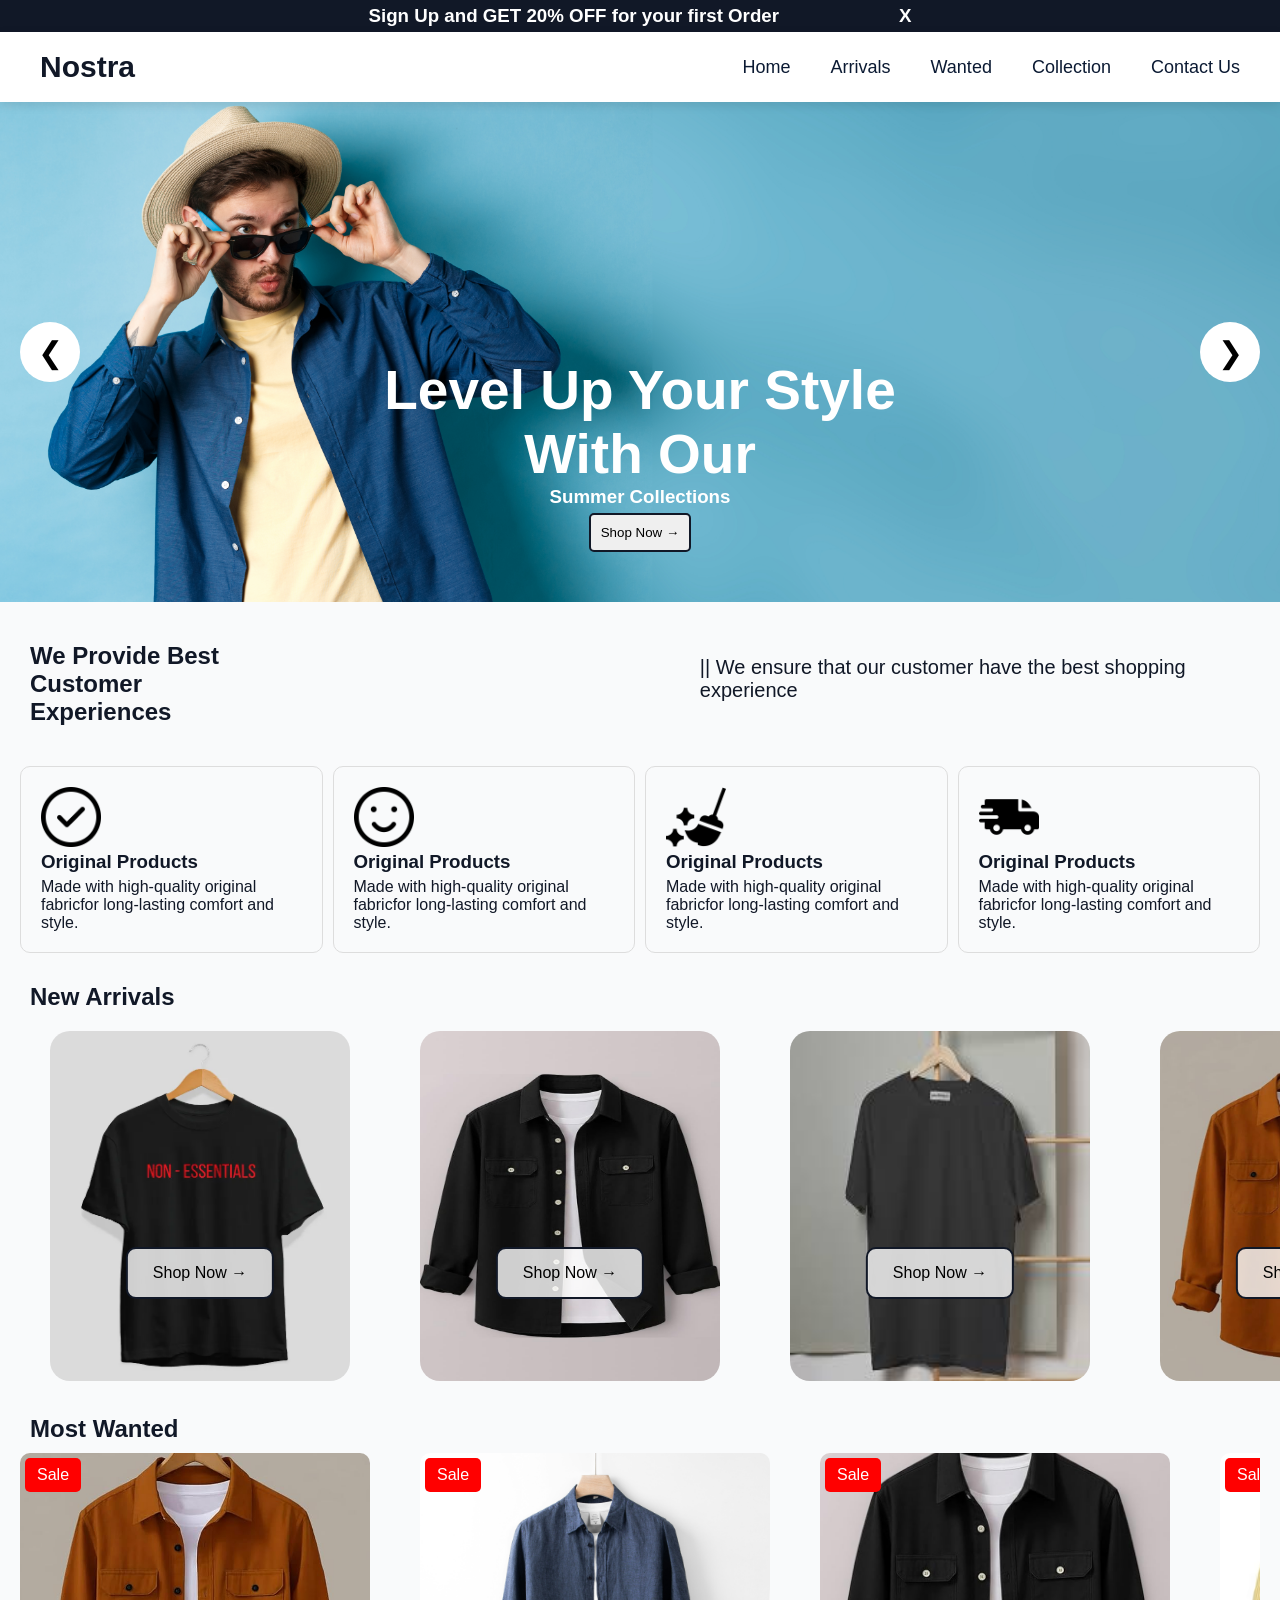
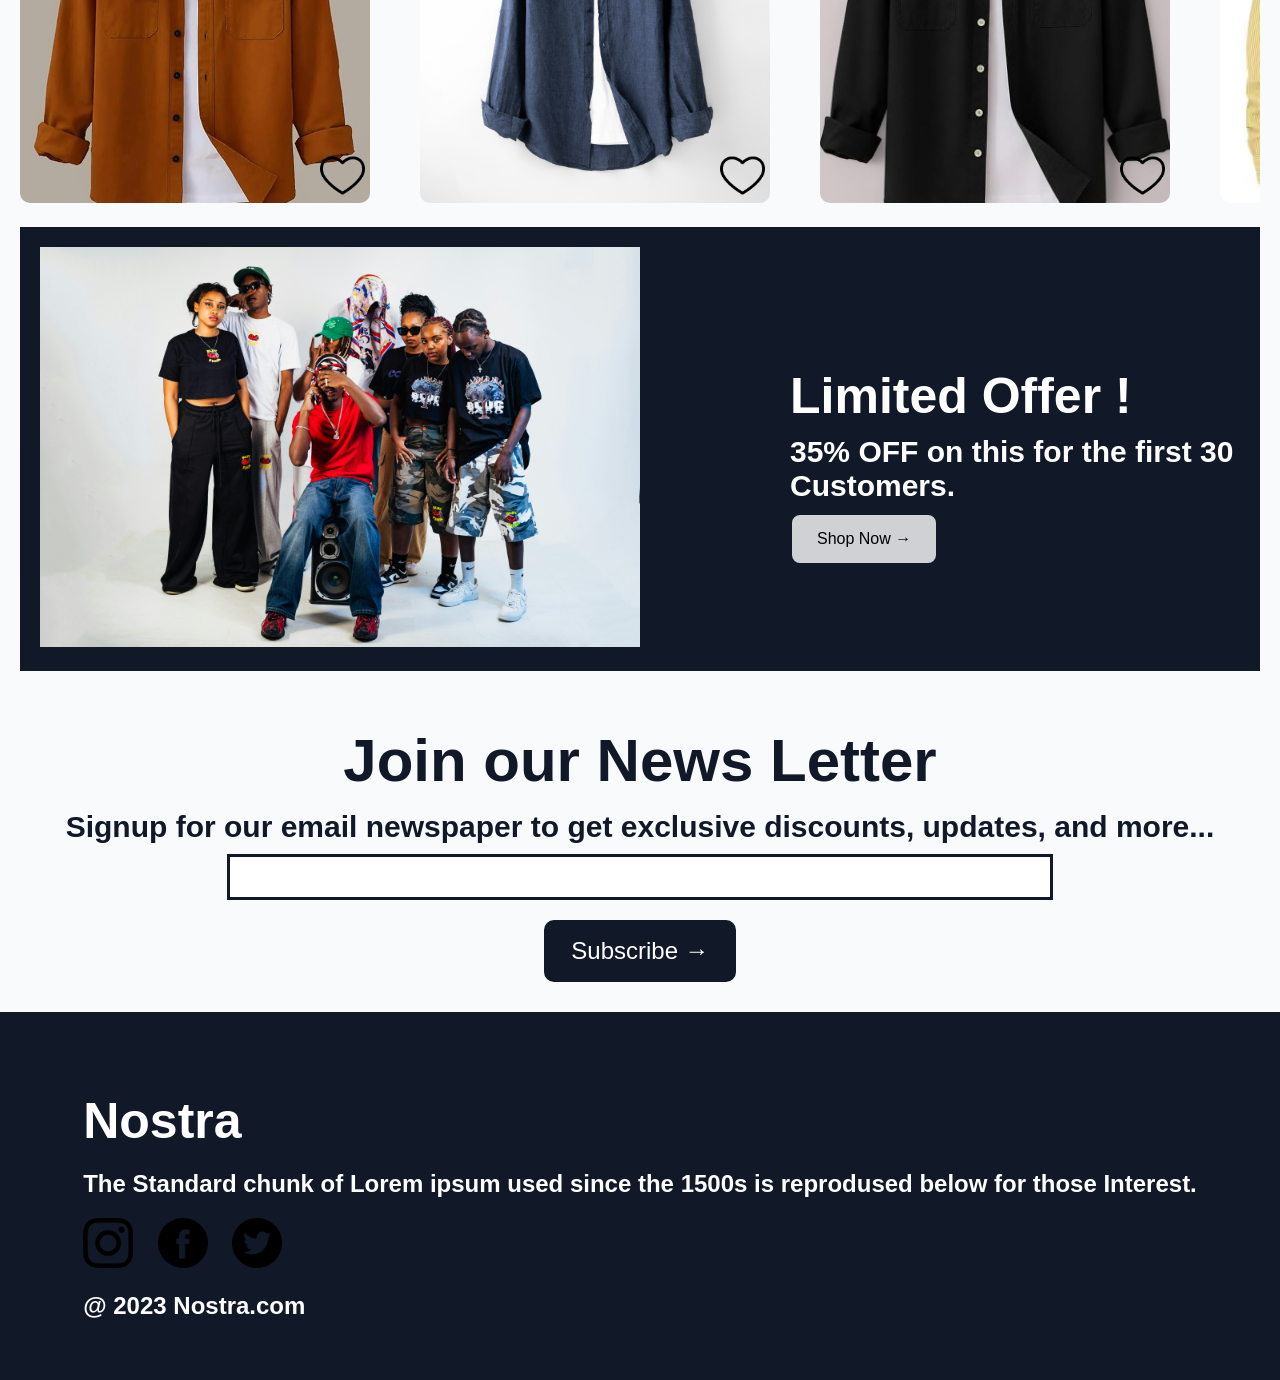
<file: index.html>
<!DOCTYPE html>
<html lang="en">

<head>
  <meta charset="UTF-8">
  <meta name="viewport" content="width=device-width, initial-scale=1.0">
  <title>Nostra</title>
  <link rel="stylesheet" href="style.css">
</head>

<body>
  <!-- Sign Up Message Section -->
  <section class="signup__msg">
    <h3>Sign Up and GET 20% OFF for your first Order </h3>
    <h3 class="close">X</h3>
  </section>

  <!-- Navbar Section -->
  <nav class="navbar__section">
    <h1>Nostra</h1>
    <div class="navbar__section-1">
      <p>
        <a href="#Home">Home</a>
      </p>
      <p>
        <a href="#Arrivals"> Arrivals</a>
      </p>
      <p>
        <a href="#Want">Wanted</a>
      </p>
      <p>
        <a href="collection.html">Collection</a>
      </p>
      <p>
        <a href="contact.html">Contact Us</a>
      </p>
    </div>
    <div class="menu-icon" onclick="showNavbar()">☰</div>
  </nav>

  <!-- 👇 THIS IS BELOW NAVBAR -->
  <div class="side-navbar" id="sideNavbar">

    <p class="close-nav" onclick="closeNavbar()">✖</p>

    <a href="index.html">Home</a>
    <a href="index.html">Arrivals</a>
    <a href="#">Wanted</a>
    <a href="collection.html">Collection</a>
    <a href="contact.html">Contact</a>

  </div>

  <!-- Banner Section -->
  <div class="slider" id="Home">

    <img class="slide" src="./image/image1.jpg">
    <img class="slide" src="./image/image2.jpg">
    <img class="slide" src="./image/image3.jpg">

    <button onclick="prev()">❮</button>
    <button onclick="next()">❯</button>

  </div>

  <!-- Banner Part-1 -->
  <div class="banner">
    <h1>Level Up Your Style With Our</h1>
    <h3>Summer Collections</h3>
    <button>Shop Now &rarr;</button>
  </div>

  <!-- Customer Experience Section -->

  <section class="customer">

    <h1>We Provide Best<br>
      Customer Experiences</h1>
    <p>|| We ensure that our customer have the best shopping experience</p>



  </section>

  <!-- Customer Box -->
  <section class="customer__box">
    <div class="box">
      <img src="./image/tick.jpg" style="height: 60px; width: 60px;" class="customer__box-image">
      <h3>Original Products</h3>
      <p>Made with high-quality original fabricfor long-lasting comfort and style.
      </p>
    </div>

    <div class="box">
      <img src="./image/smile.jpg" style="height: 60px; width: 60px;" class="customer__box-image">
      <h3>Original Products</h3>
      <p>Made with high-quality original fabricfor long-lasting comfort and style.
      </p>
    </div>

    <div class="box">
      <img src="./image/mop.jpg" style="height: 60px; width: 60px;" class="customer__box-image">
      <h3>Original Products</h3>
      <p>Made with high-quality original fabricfor long-lasting comfort and style.
      </p>
    </div>

    <div class="box">
      <img src="./image/delivery.jpg" style="height: 60px; width: 60px;" class="customer__box-image">
      <h3>Original Products</h3>
      <p>Made with high-quality original fabricfor long-lasting comfort and style.
      </p>
    </div>

  </section>


  <!-- New Arrivals Section -->

  <section class="newarrivals" id="Arrivals">
    <h1>New Arrivals</h1>
    <div class="newarrivals__section">

      <div class="arrival_container">
        <img src="./image/shirt3.jpg" class="newarrival_image">

        <div class="arrival_btn">
          <button>Shop Now &rarr;</button>
        </div>
      </div>

      <div class="arrival_container">
        <img src="./image/shirt4.jpg" class="newarrival_image">

        <div class="arrival_btn">
          <button>Shop Now &rarr;</button>
        </div>
      </div>

      <div class="arrival_container">
        <img src="./image/shirt9.jpg" class="newarrival_image">

        <div class="arrival_btn">
          <button>Shop Now &rarr;</button>
        </div>
      </div>

      <div class="arrival_container">
        <img src="./image/shirt7.jpg" class="newarrival_image">

        <div class="arrival_btn">
          <button>Shop Now &rarr;</button>
        </div>
      </div>
    </div>
  </section>

  <!-- Most Wanted Section -->

  <!-- Most Wanted Section -->
  <section class="mostwanted" id="Want">
    <h1>Most Wanted</h1>
    <div class="most_container">

      <div class="product_card">
        <img src="./image/shirt7.jpg" class="most_image">

        <div class="sale_btn">
          <button>Sale</button>
        </div>

        <div class="heart">
          <img src="./image/heart.jpg" class="heart_image">
        </div>
      </div>

      <div class="product_card">
        <img src="./image/shirt1.jpg" class="most_image">

        <div class="sale_btn">
          <button>Sale</button>
        </div>

        <div class="heart">
          <img src="./image/heart.jpg" class="heart_image">
        </div>
      </div>

      <div class="product_card">
        <img src="./image/shirt4.jpg" class="most_image">

        <div class="sale_btn">
          <button>Sale</button>
        </div>

        <div class="heart">
          <img src="./image/heart.jpg" class="heart_image">
        </div>
      </div>

      <div class="product_card">
        <img src="./image/shirt5.jpg" class="most_image">

        <div class="sale_btn">
          <button>Sale</button>
        </div>

        <div class="heart">
          <img src="./image/heart.jpg" class="heart_image">
        </div>
      </div>


      <div class="product_card">
        <img src="./image/shirt7.jpg" class="most_image">

        <div class="sale_btn">
          <button>Sale</button>
        </div>

        <div class="heart">
          <img src="./image/heart.jpg" class="heart_image">
        </div>
      </div>

      <div class="product_card">
        <img src="./image/shirt9.jpg" class="most_image">

        <div class="sale_btn">
          <button>Sale</button>
        </div>

        <div class="heart">
          <img src="./image/heart.jpg" class="heart_image">
        </div>
      </div>


      <div class="product_card">
        <img src="./image/shirt7.jpg" class="most_image">

        <div class="sale_btn">
          <button>Sale</button>
        </div>

        <div class="heart">
          <img src="./image/heart.jpg" class="heart_image">
        </div>
      </div>



      <div class="product_card">
        <img src="./image/shirt2.jpg" class="most_image">

        <div class="sale_btn">
          <button>Sale</button>
        </div>

        <div class="heart">
          <img src="./image/heart.jpg" class="heart_image">
        </div>
      </div>

    </div>

  </section>


  <!-- Offer Section -->

  <section class="offer-section">
    <div class="offer-section-image">
      <img src="./image/offer-fashion-image.jpg">

    </div>
    <div class="offer-section-btn">
      <h1>Limited Offer !</h1>
      <h3>35% OFF on this for the first 30 Customers.</h3>

      <button>Shop Now &rarr;</button>
    </div>

  </section>
  <!-- News Letter Section -->
  <section class="newsletter">
    <div class="newsletter-part">
      <h1>Join our News Letter</h1>
      <h3>Signup for our email newspaper to get exclusive discounts, updates, and more...</h3>
      <input type="text"><br>
      <button>Subscribe &rarr;</button>
    </div>
  </section>


  <!-- Footer Section -->


  <section class="footer">
    <section class="foot">
      <h1>Nostra</h1>
      <h2>The Standard chunk of Lorem ipsum used since the 1500s is reprodused below for those Interest.</h2>
      <img src="./image/insta.png">
      <img src="./image/fb.jpg">
      <img src="./image/twitter.jpg">
      <h2>@ 2023 Nostra.com</h2>
    </section>
  </section>







  <!-- Javascript -->



  <script>




    // Sign Up Close button
    let closeBtn = document.querySelector(".close")
    let signupMsg = document.querySelector(".signup__msg")

    closeBtn.addEventListener("click", function () {
      signupMsg.style.display = "none"
    })

    //News letter Section
    let subscribeBtn = document.querySelector(".newsletter button")

    subscribeBtn.addEventListener("click", function () {
      alert("Thank you for subscribing to our newsletter!")
    })

    //Heat Color change

    let hearts = document.querySelectorAll(".heart_image")

    hearts.forEach(function (heart) {
      heart.addEventListener("click", function () {
        heart.style.filter = "invert(27%) sepia(93%) saturate(7476%) hue-rotate(353deg)"
      })
    })


    //Show slide
    let index = 0;
    let slides = document.querySelectorAll(".slide");

    function showSlide() {
      slides.forEach(slide => slide.style.display = "none");
      slides[index].style.display = "block";
    }

    function next() {
      index++;
      if (index >= slides.length) {
        index = 0;
      }
      showSlide();
    }

    function prev() {
      index--;
      if (index < 0) {
        index = slides.length - 1;
      }
      showSlide();
    }

    showSlide();

    function showNavbar() {
      document.getElementById("sideNavbar").style.left = "0"
    }

    function closeNavbar() {
      document.getElementById("sideNavbar").style.left = "-100%"
    }



  </script>




</body>

</html>
</file>
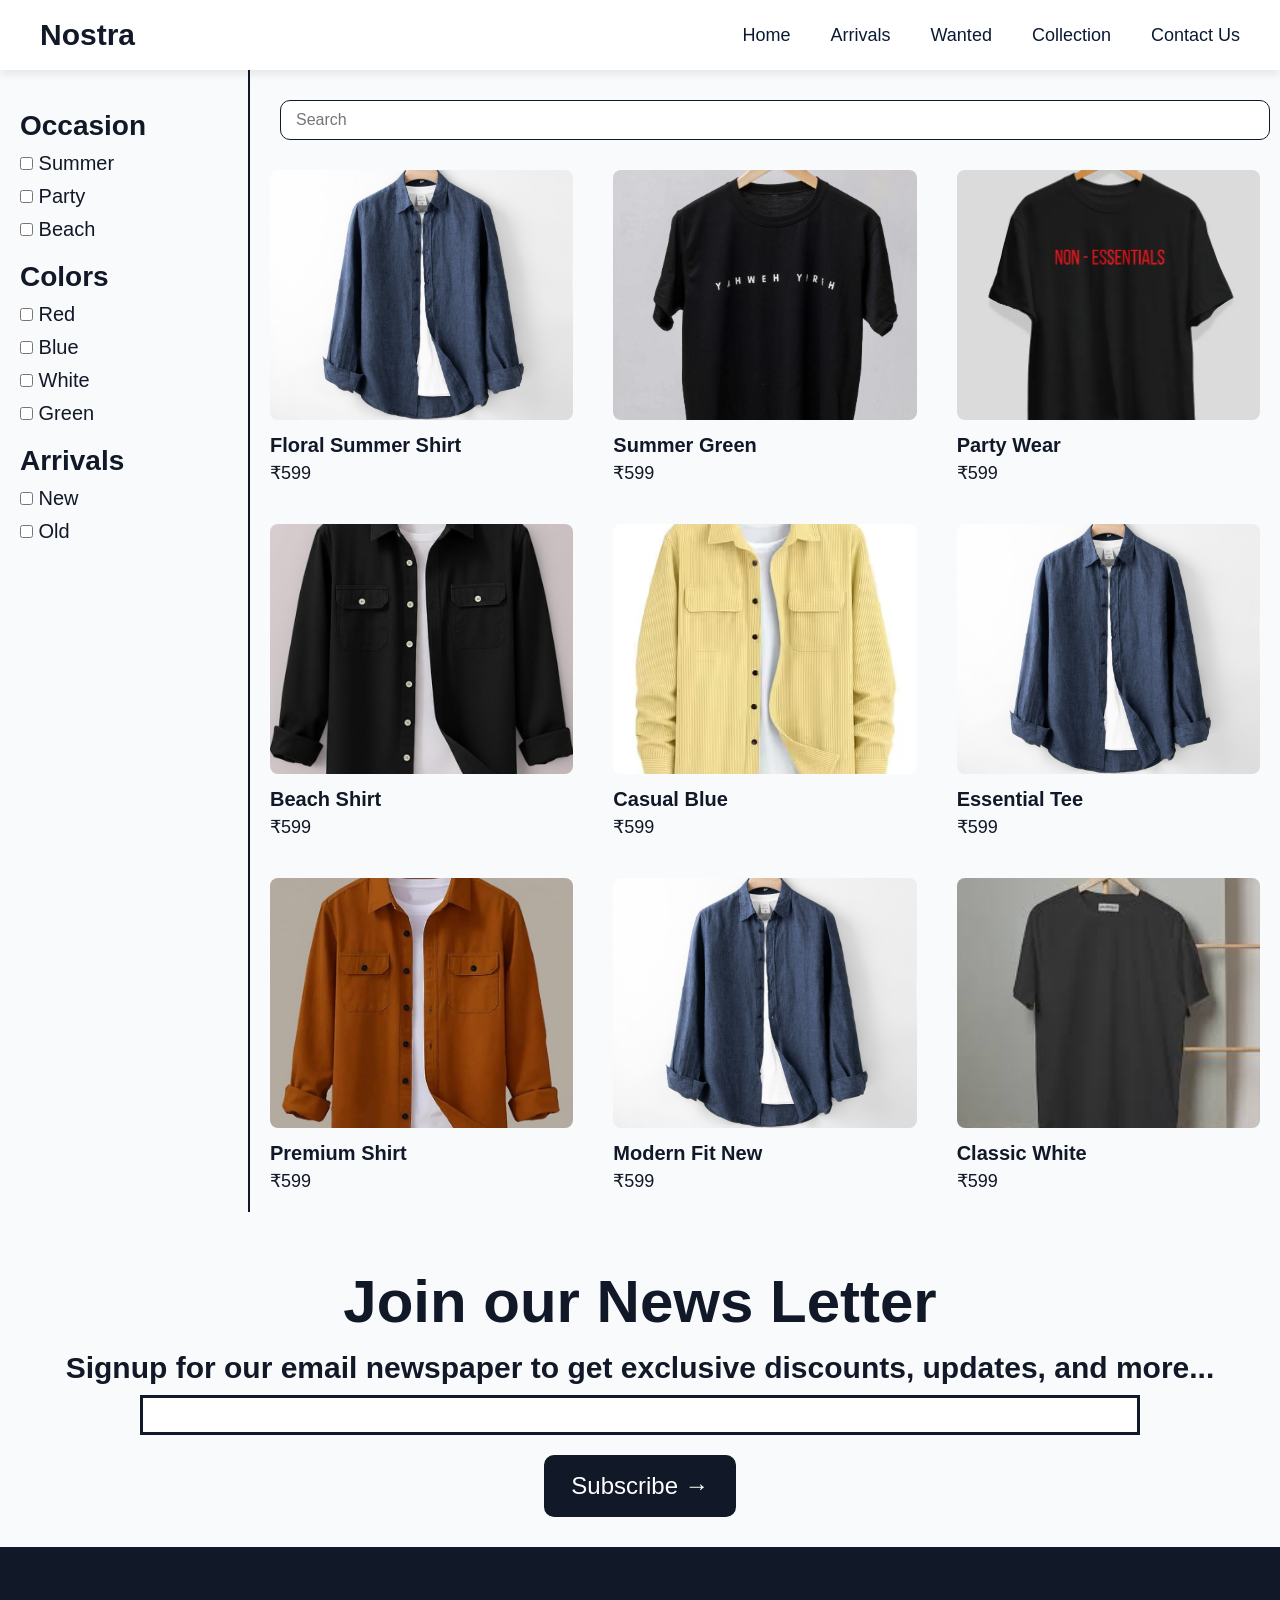
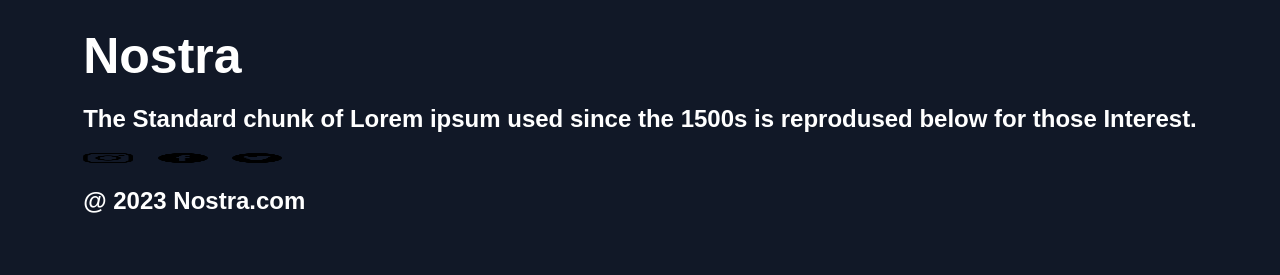
<file: collection.html>
<!DOCTYPE html>
<html lang="en">

<head>
    <meta charset="UTF-8">
    <meta name="viewport" content="width=device-width, initial-scale=1.0">
    <title>Collections</title>
    <link rel="stylesheet" href="style.css">
    <style>
        * {
            margin: 0;
            padding: 0;
            box-sizing: border-box;
            font-family: Poppins, sans-serif;
        }

        /* MAIN LAYOUT */

        .collection-container {
            display: flex;
        }

        /* LEFT FILTER */

        .filter {
            width: 250px;
            padding: 20px;
            border-right: 2px solid #111827;
        }

        .filter h2 {
            margin-top: 20px;
            margin-bottom: 10px;
            font-size: 28px;
        }

        .filter label {
            display: block;
            font-size: 20px;
            margin-bottom: 10px;
            cursor: pointer;
        }

        /* RIGHT SECTION */

        .products {
            flex: 1;
            padding: 20px;
        }

        /* SEARCH BAR */

        .searchbar input {
            width: 100%;
            height: 40px;
            border-radius: 10px;
            border: 1px solid #111827;
            padding-left: 15px;
            margin-bottom: 30px;
            font-size: 16px;
        }

        /* PRODUCT GRID */

        .product-grid {
            display: grid;
            grid-template-columns: repeat(3, 1fr);
            gap: 40px;
        }

        .product {
            cursor: pointer;
            transition: 0.3s;
        }

        .product:hover {
            transform: scale(1.05);
        }

        .product img {
            width: 100%;
            height: 250px;
            object-fit: cover;
            border-radius: 8px;
        }

        .product h3 {
            margin-top: 10px;
            font-size: 20px;
        }

        .product p {
            margin-top: 5px;
            font-size: 18px;
        }
    </style>
</head>

<body>
    <!-- Navbar Section -->
    <nav class="navbar__section">
        <h1>Nostra</h1>
        <div class="navbar__section-1">
            <p>
                <a href="index.html">Home</a>
            </p>
            <p>
                <a href="index.html">Arrivals</a>
            </p>
            <p>
                <a href="index.html">Wanted</a>
            </p>
            <p>
                <a href="collection.html">Collection</a>
            </p>


            <p>
                <a href="contact.html">Contact Us</a>
            </p>
        </div>
    </nav>

    <div class="collection-container">

        <!-- FILTER SECTION -->

        <div class="filter">

            <h2>Occasion</h2>
            <label><input type="checkbox" value="summer"> Summer</label>
            <label><input type="checkbox" value="party"> Party</label>
            <label><input type="checkbox" value="beach"> Beach</label>

            <h2>Colors</h2>
            <label><input type="checkbox" value="red"> Red</label>
            <label><input type="checkbox" value="blue"> Blue</label>
            <label><input type="checkbox" value="white"> White</label>
            <label><input type="checkbox" value="green"> Green</label>

            <h2>Arrivals</h2>
            <label><input type="checkbox" value="new"> New</label>
            <label><input type="checkbox" value="old"> Old</label>

        </div>


        <!-- PRODUCT SECTION -->

        <div class="products">

            <div class="searchbar">
                <input type="text" id="search" placeholder="Search">
            </div>

            <div class="product-grid">

                <div class="product summer blue new">
                    <img src="image/shirt1.jpg">
                    <h3>Floral Summer Shirt</h3>
                    <p>₹599</p>
                </div>

                <div class="product summer green new">
                    <img src="image/shirt2.jpg">
                    <h3>Summer Green</h3>
                    <p>₹599</p>
                </div>

                <div class="product party black new">
                    <img src="image/shirt3.jpg">
                    <h3>Party Wear</h3>
                    <p>₹599</p>
                </div>

                <div class="product beach white old">
                    <img src="image/shirt4.jpg">
                    <h3>Beach Shirt</h3>
                    <p>₹599</p>
                </div>

                <div class="product summer blue old">
                    <img src="image/shirt5.jpg">
                    <h3>Casual Blue</h3>
                    <p>₹599</p>
                </div>

                <div class="product party red new">
                    <img src="image/shirt1.jpg">
                    <h3>Essential Tee</h3>
                    <p>₹599</p>
                </div>

                <div class="product beach green old">
                    <img src="image/shirt7.jpg">
                    <h3>Premium Shirt</h3>
                    <p>₹599</p>
                </div>

                <div class="product party black new">
                    <img src="image/shirt1.jpg">
                    <h3>Modern Fit New</h3>
                    <p>₹599</p>
                </div>

                <div class="product summer white new">
                    <img src="image/shirt9.jpg">
                    <h3>Classic White</h3>
                    <p>₹599</p>
                </div>

            </div>

        </div>

    </div>


    <script>

        /* SEARCH FUNCTION */

        let searchInput = document.getElementById("search")
        let products = document.querySelectorAll(".product")

        searchInput.addEventListener("keyup", function () {

            let value = searchInput.value.toLowerCase()

            products.forEach(function (product) {

                let name = product.querySelector("h3").textContent.toLowerCase()

                if (name.includes(value)) {
                    product.style.display = "block"
                }
                else {
                    product.style.display = "none"
                }

            })

        })


        /* CHECKBOX FILTER */

        let checkboxes = document.querySelectorAll(".filter input")

        checkboxes.forEach(function (box) {

            box.addEventListener("change", filterProducts)

        })

        function filterProducts() {

            let selected = []

            checkboxes.forEach(function (box) {

                if (box.checked) {
                    selected.push(box.value)
                }

            })

            products.forEach(function (product) {

                if (selected.length === 0) {
                    product.style.display = "block"
                }

                else {

                    let match = selected.some(function (cat) {

                        return product.classList.contains(cat)

                    })

                    if (match) {
                        product.style.display = "block"
                    }

                    else {
                        product.style.display = "none"
                    }

                }

            })

        }

    </script>

</body>

</html>

<!-- News Letter Section -->
<section class="newsletter1">
    <div class="newsletter-part">
        <h1>Join our News Letter</h1>
        <h3>Signup for our email newspaper to get exclusive discounts, updates, and more...</h3>
        <input type="text"><br>
        <button>Subscribe &rarr;</button>
    </div>
</section>


<!-- Footer Section -->


<section class="footer">
    <section class="foot">
        <h1>Nostra</h1>
        <h2>The Standard chunk of Lorem ipsum used since the 1500s is reprodused below for those Interest.</h2>
        <img src="./image/insta.png">
        <img src="./image/fb.jpg">
        <img src="./image/twitter.jpg">
        <h2>@ 2023 Nostra.com</h2>



    </section>








</section>
<script>
    //Checkbox enable

    let checkboxes = document.querySelectorAll(".occasion input")
    let products = document.querySelectorAll(".card-section")

    checkboxes.forEach(function (box) {
        box.addEventListener("change", filterProducts)
    })

    function filterProducts() {

        let selected = []

        checkboxes.forEach(function (box) {
            if (box.checked) {
                selected.push(box.value)
            }
        })

        products.forEach(function (product) {

            if (selected.length === 0) {
                product.style.display = "block"
            }
            else {
                let match = selected.some(function (cat) {
                    return product.classList.contains(cat)
                })

                if (match) {
                    product.style.display = "block"
                } else {
                    product.style.display = "none"
                }
            }

        })
    }


</script>




</body>

</html>
</file>
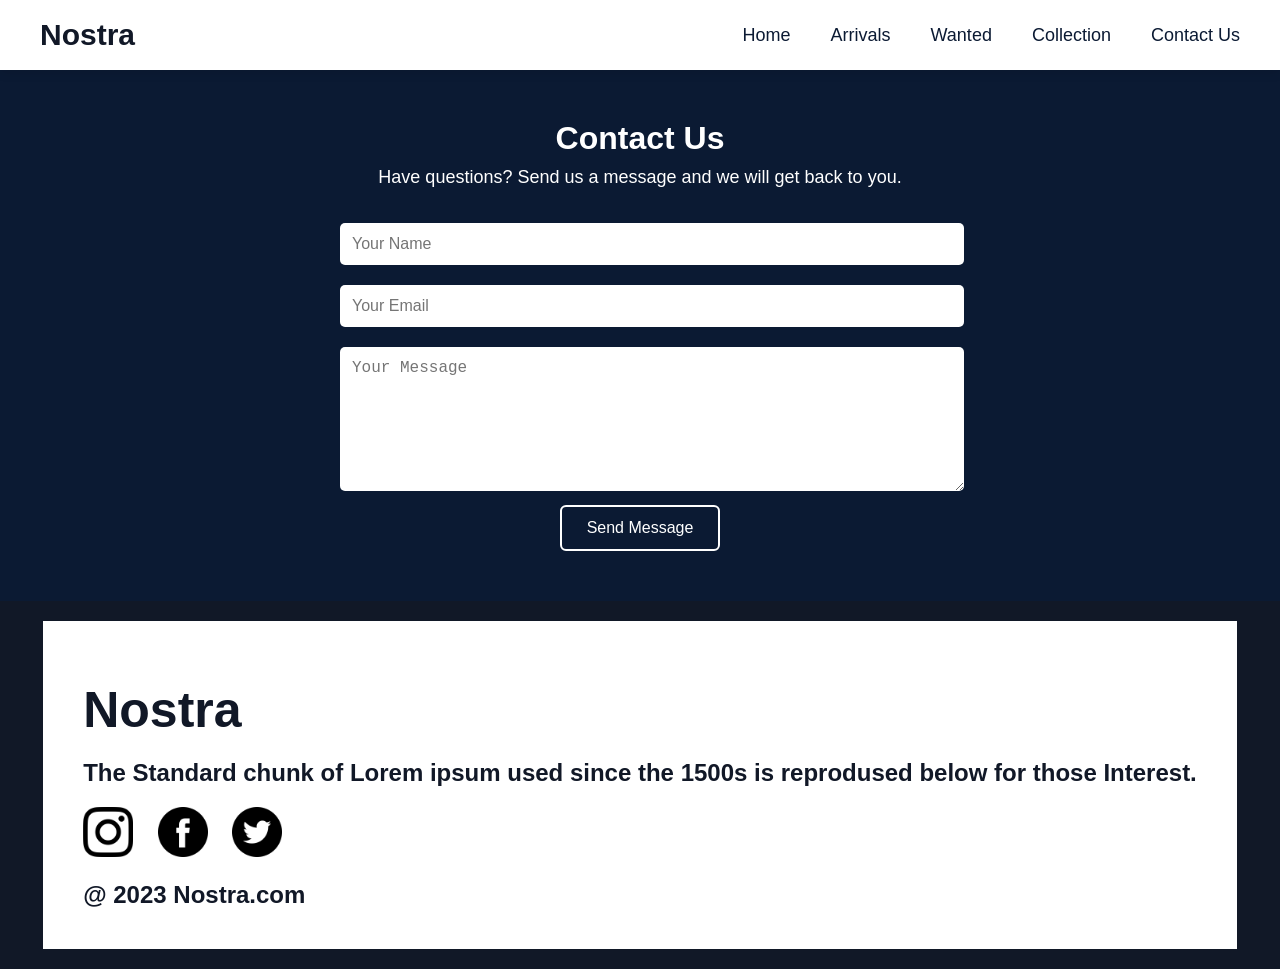
<file: contact.html>
<!DOCTYPE html>
<html lang="en">

<head>
    <meta charset="UTF-8">
    <meta name="viewport" content="width=device-width, initial-scale=1.0">
    <title>Contact Form</title>
    <link rel="stylesheet" href="style.css">
</head>

<body>

    <!-- Navbar Section -->
    <nav class="navbar__section">
        <h1>Nostra</h1>
        <div class="navbar__section-1">
            <p>
                <a href="index.html">Home</a>
            </p>
            <p>
                <a href="index.html"> Arrivals</a>
            </p>
            <p>
                <a href="index.html"> Wanted</a>
            </p>
            <p>
                <a href="collection.html">Collection</a>
            </p>


            <p>
                <a href="contact.html">Contact Us</a>
            </p>
        </div>
    </nav>

    <!-- Contact Form -->
   <section class="contact">
        <h2>Contact Us</h2>
        <p>Have questions? Send us a message and we will get back to you.</p>

        <form class="contact-form">
            <input type="text" placeholder="Your Name" required>
            <input type="email" placeholder="Your Email" required>
            <textarea placeholder="Your Message"></textarea>
            <button type="submit">Send Message</button>
        </form>
    </section>

    <!-- Footer Section -->


  <section class="footer">
    <section class="foot" style="background-color: white; color:#111827;">
      <h1>Nostra</h1>
      <h2>The Standard chunk of Lorem ipsum used since the 1500s is reprodused below for those Interest.</h2>
      <img src="./image/insta.png">
      <img src="./image/fb.jpg">
      <img src="./image/twitter.jpg">
      <h2>@ 2023 Nostra.com</h2>



    </section>



    

</body>

</html>
</file>
<file: style.css>
* {
    margin: 0;
    padding: 0;
}

html {
    scroll-behavior: smooth;
}


body {
    font-family: 'Poppins', sans-serif;
    color: #111827;
    background-color: #F9FAFB;
    overflow-x: hidden;

}

.signup__msg {
    padding: 5px;
    background-color: #111827;
    color: white;
    justify-content: center;
    display: flex;
}

.close {
    margin-left: 120px;
    cursor: pointer;
}

/* Navbar Section */
.navbar__section-1 {
    display: none;
}

.menu-icon {
    display: block;
}

.navbar__section {
    display: flex;
    justify-content: space-between;
    align-items: center;
    padding: 18px 40px;
    background: white;
    box-shadow: 0px 3px 10px rgba(0, 0, 0, 0.1);
    position: sticky;
    top: 0;
    z-index: 100;
}

/* Logo */

.navbar__section h1 {
    font-size: 30px;
    font-weight: bold;
    color: #111827;
    cursor: pointer;
    transition: 0.3s;
}

.navbar__section h1:hover {
    color: #ff4d4d;
}

/* Nav Links */

.navbar__section-1 {
    display: flex;
    gap: 40px;
}

/* Links */

.navbar__section a {
    text-decoration: none;
    color: #0b1a33;
    font-size: 18px;
    position: relative;
}

/* Hover underline animation */

.navbar__section a::after {
    content: "";
    position: absolute;
    width: 0%;
    height: 2px;
    background: #111827;
    left: 0;
    bottom: -5px;
    transition: 0.3s;
}

.navbar__section a:hover::after {
    width: 100%;
}

/* Banner Section */


.slider {
    position: relative;
    width: 100%;
    height: 500px;
    overflow: hidden;
    position: relative;

}

.slide {
    width: 100%;
    height: 500px;
    object-fit: cover;
    display: none;
}

/* Banner part-1 */

.banner {
    padding-top: 10px;
    position: absolute;
    top: 50%;
    left: 50%;
    transform: translate(-50%, -50%);
    text-align: center;
    color: white;
}

.banner h1 {
    font-size: 55px;
}

.banner button {
    padding: 10px;
    font-weight: 50px;
    cursor: pointer;
    border-radius: 5px;
    border: solid #111827 2px;
    margin-top: 5px;
}

.banner button:hover {
    background-color: #111827;
    color: white;
}



/* Arrow buttons */
.slider button {
    position: absolute;
    top: 50%;
    transform: translateY(-50%);
    background: white;
    color: black;
    border: none;
    width: 60px;
    height: 60px;
    font-size: 30px;
    border-radius: 50%;
    cursor: pointer;
}

/* Left button */
.slider button:first-of-type {
    left: 20px;
}

/* Right button */
.slider button:last-of-type {
    right: 20px;
}

/* Hover effect */
.slider button:hover {
    background: black;
    color: white;
}

/* Customer Experience Section */

.customer {
    margin: 20px;
    padding: 10px;
    display: flex;
    gap: 35%;
    align-items: center;
}

.customer h1 {
    padding-top: 10px;
}

.customer p {
    font-size: 20px;
}

/* Customer Box */

.customer__box {
    margin: 20px;
    display: flex;
    gap: 10px;
    justify-content: center;
    /* horizontal center */
    align-items: center;
    /* vertical center */
    margin-top: 30px;
}

.box {
    width: fit-content;
    border: solid #ddd 1px;
    padding: 20px;
    border-radius: 10px;
    justify-content: center;
}

.box p {
    margin-top: 5px;
}

/* New Arrivals Section */
.newarrivals {
    padding: 10px;
    margin: 20px;

}

.newarrivals__section {
    margin-left: 20px;
    display: flex;
    gap: 70px;
}

.newarrivals img {
    width: 300px;
    height: 350px;
    margin-top: 20px;
    border-radius: 20px;
}

/* Shop now button for new arrivals */

.arrival_container {
    position: relative;
    display: inline-block;
}


.arrival_btn button {
    position: absolute;
    top: 70%;
    left: 50%;
    transform: translate(-50%, -50%);

    padding: 15px 25px;
    font-size: 16px;
    border: solid #111827 2px;
    border-radius: 10px;
    cursor: pointer;
    background-color: white;
    background-color: rgba(255, 255, 255, 0.8);


}

.arrival_btn button:hover {
    background-color: #111827;
    color: white;
    border: solid white 2px;
}

.newarrival_image {
    width: 300px;
    border-radius: 10px;
}





/* Most Wanted Section */

.mostwanted {
    margin: 20px;
}

.mostwanted h1 {
    margin-bottom: 10px;
    margin-left: 10px;
}

.most_container {
    display: flex;
    gap: 50px;
    overflow-x: auto;
}

.product_card {
    position: relative;
}

.most_image {
    width: 350px;
    height: 350px;
    border-radius: 10px;
    flex-shrink: 0;
    object-fit: cover;
}

/* sale button */
.sale_btn button {
    position: absolute;
    top: 5px;
    left: 5px;

    background-color: red;
    color: white;
    border: none;
    padding: 8px 12px;
    border-radius: 5px;
    font-size: 16px;
}

/* heart icon bottom */
.heart_image {
    width: 45px;
    height: 45px;
}

.heart {
    position: absolute;
    bottom: 5px;
    right: 5px;
}


/* offer Section */
.offer-section {
    background-color: #111827;
    margin: 20px;
    padding: 20px;
    display: flex;
    gap: 150px;
}

.offer-section-image img {
    width: 600px;
    height: 400px;
}

.offer-section-btn {
    margin-top: 10%;
}

.offer-section-btn button {
    padding: 15px 25px;
    font-size: 16px;
    border: solid #111827 2px;
    border-radius: 10px;
    cursor: pointer;
    background-color: white;
    background-color: rgba(255, 255, 255, 0.8);
    margin-top: 10px;

}

.offer-section-btn h1 {
    color: white;
    font-weight: bolder;
    font-size: 50px;
    margin-bottom: 10px;
}

.offer-section-btn h3 {
    color: white;
    font-size: 30px;

}

.offer-section-btn button:hover {
    background-color: #111827;
    color: white;
    border: solid white 2px;
}

/* News Letter Section */

.newsletter {
    margin: 30px;
    display: flex;
    justify-content: center;

}

.newsletter-part {
    text-align: center;
    margin-top: 10px;
}

.newsletter-part h1 {
    margin-top: 15px;
    font-size: 50px;
    font-weight: bolder;
}

.newsletter-part h3 {
    margin-top: 15px;
    font-size: 20px;
}

.newsletter input {
    margin-top: 10px;
    height: 40px;
    width: 800px;
    border: solid #111827 3px;
    padding-left: 20px;
}

.newsletter button {
    margin-top: 20px;
    padding: 15px 25px;
    font-size: 24px;
    border: solid #111827 2px;
    border-radius: 10px;
    cursor: pointer;
    background-color: #111827;
    color: white;

}

.newsletter button:hover {
    background-color: white;
    color: #111827;
    border: solid black 2px;

}


/* Footer Section */

.footer {

    padding: 20px;
    background-color: #111827;
    color: white;
    display: flex;
    align-items: center;
    justify-content: space-around;
}

.footer__one h4,
.footer__two h4,
.footer__three h4 {
    padding-left: 5px;
    cursor: pointer;
}

.footer__one p,
.footer__two p,
.footer__three p {
    padding: 10px;
    cursor: pointer;
}

.card-s1__image {
    flex-grow: 1;
    flex-basis: 20%;
}


/* Collection Page */
/* Checkbox Section */
.checkbox {

    display: flex;
    gap: 100px;
}

.checkbox-part {
    border-right: solid #111827 2px;
    padding-right: 100px;
}

.occasion {
    margin: 20px;
}

.occasion h3 {
    margin-bottom: 10px;
    font-size: 32px;
    font-weight: bold;
}

.occasion label {
    margin-top: 10px;
    display: block;
    font-size: 26px;
}


/*  Collection - Search Bar Section*/

.searchbar input {
    margin: 10px;
    margin-top: 10px;
    height: 40px;
    width: 1000px;
    border-radius: 10px;
    border: solid #111827 1px;
    padding-left: 20px;
}

/* Card Section */
.card {
    display: flex;
    gap: 90px;
    flex-wrap: wrap;
}

.card-section {
    padding-top: 10px;
}

.card-section img {
    width: 300px;
    height: 250px;
    padding-bottom: 10px;

}

.card-section p {
    padding-top: 10px;
}


/* Card- Footer Section */
.foot {
    background-color: #111827;
    color: white;

}



/*Collection News Letter Section */

.newsletter1 {
    margin: 30px;
    display: flex;
    justify-content: center;

}

.newsletter-part {
    text-align: center;
    margin-top: 10px;
}

.newsletter-part h1 {
    margin-top: 15px;
    font-size: 60px;
    font-weight: bolder;
}

.newsletter-part h3 {
    margin-top: 15px;
    font-size: 30px;
}

.newsletter1 input {
    margin-top: 10px;
    height: 40px;
    width: 1000px;
    border: solid #111827 3px;
    padding-left: 20px;
}

.newsletter1 button {
    margin-top: 20px;
    padding: 15px 25px;
    font-size: 24px;
    border: solid #111827 2px;
    border-radius: 10px;
    cursor: pointer;
    background-color: #111827;
    color: white;

}

.newsletter1 button:hover {
    background-color: white;
    color: #111827;
    border: solid black 2px;

}

/* Collection Footer Section */
.foot {
    background-color: #111827;
    color: white;
    padding: 40px;
}

.foot h1 {
    font-weight: bolder;
    font-size: 50px;
    padding-top: 20px;
    padding-bottom: 20px;
}

.foot img {
    padding-top: 20px;
    padding-bottom: 20px;
    width: 50px;
    height: 50px;
    margin-right: 15px;
    cursor: pointer;
    margin-right: 20px;
}



/* Contact Form */

.contact {
    background-color: #0b1a33;
    color: white;
    text-align: center;
    padding: 50px 20px;
}

.contact h2 {
    font-size: 32px;
    margin-bottom: 10px;
}

.contact p {
    margin-bottom: 25px;
    font-size: 18px;
}

.contact-form {
    max-width: 600px;
    margin: auto;
}

.contact-form input,
.contact-form textarea {
    width: 100%;
    padding: 12px;
    margin: 10px 0;
    border: none;
    border-radius: 5px;
    font-size: 16px;
}

.contact-form textarea {
    height: 120px;
}

.contact-form button {
    background: #0b1a33;
    color: white;
    border: 2px solid white;
    padding: 12px 25px;
    font-size: 16px;
    border-radius: 6px;
    cursor: pointer;
}

.contact-form button:hover {
    background: white;
    color: #0b1a33;
}


/* Menu icon */

.menu-icon {
    display: none;
    font-size: 30px;
    cursor: pointer;
}

/* Side navbar */

.side-navbar {
    position: fixed;
    top: 0;
    left: -100%;
    width: 250px;
    height: 100vh;
    background: #111827;
    padding: 40px 20px;
    display: flex;
    flex-direction: column;
    gap: 25px;
    transition: 0.4s;
    z-index: 200;
}

.side-navbar a {
    color: white;
    text-decoration: none;
    font-size: 20px;
}

.close-nav {
    color: white;
    font-size: 25px;
    cursor: pointer;
    text-align: right;
}









/* MOBILE VIEW */

@media screen and (max-width:768px) {

    /* Navbar */

    .navbar__section {
        flex-direction: row;
        justify-content: space-between;
        align-items: center;
    }

    .navbar__section-1 {
        flex-direction: column;
        gap: 15px;
    }


    /* Banner */
    .banner {
        display: none;
    }

    .banner h1 {
        font-size: 28px;
    }

    .slider {
        height: 250px;
    }

    .slide {
        height: 250px;
    }


    /* Customer Section */

    .customer {
        flex-direction: column;
        gap: 10px;
        text-align: center;
    }

    .customer__box {
        flex-direction: column;
    }


    /* New Arrivals */

    .newarrivals__section {
        flex-direction: column;
        align-items: center;
        gap: 20px;
    }

    .newarrivals img {
        width: 90%;
        height: auto;
    }


    /* Most Wanted */

    .most_container {
        gap: 20px;
    }

    .most_image {
        width: 250px;
        height: 250px;
    }


    /* Offer Section */

    .offer-section {
        flex-direction: column;
        text-align: center;
        gap: 20px;
    }

    .offer-section-image img {
        width: 100%;
        height: auto;
    }


    /* Newsletter */

    .newsletter input {
        width: 90%;
    }

    .newsletter button {
        font-size: 18px;
    }


    /* Footer */

    .footer {
        flex-direction: column;
        text-align: center;
        gap: 20px;
    }


    /* Collection Page */

    .checkbox {
        flex-direction: column;
        gap: 20px;
    }

    .checkbox-part {
        border-right: none;
        padding-right: 0;
        border-bottom: solid #111827 2px;
        padding-bottom: 20px;
    }

    .searchbar input {
        width: 90%;
    }


    /* Product Cards */

    .card {
        justify-content: center;
        gap: 30px;
    }

    .card-section img {
        width: 250px;
        height: auto;
    }

    .navbar__section-1 {
        display: none;
    }

    .menu-icon {
        display: block;
    }

    


}
@media screen and (max-width:768px){

/* Checkbox filter section */
.checkbox{
flex-direction:column;
gap:20px;
margin:10px;
}

.checkbox-part{
border-right:none;
border-bottom:2px solid #111827;
padding-right:0;
padding-bottom:20px;
}

/* Occasion text */
.occasion h3{
font-size:24px;
}

.occasion label{
font-size:18px;
}

/* Search bar */
.searchbar input{
width:95%;
height:40px;
}

/* Product cards */
.card{
display:flex;
flex-direction:column;
align-items:center;
gap:25px;
}

.card-section img{
width:90%;
height:auto;
}

.card-section{
text-align:center;
}

}
</file>
